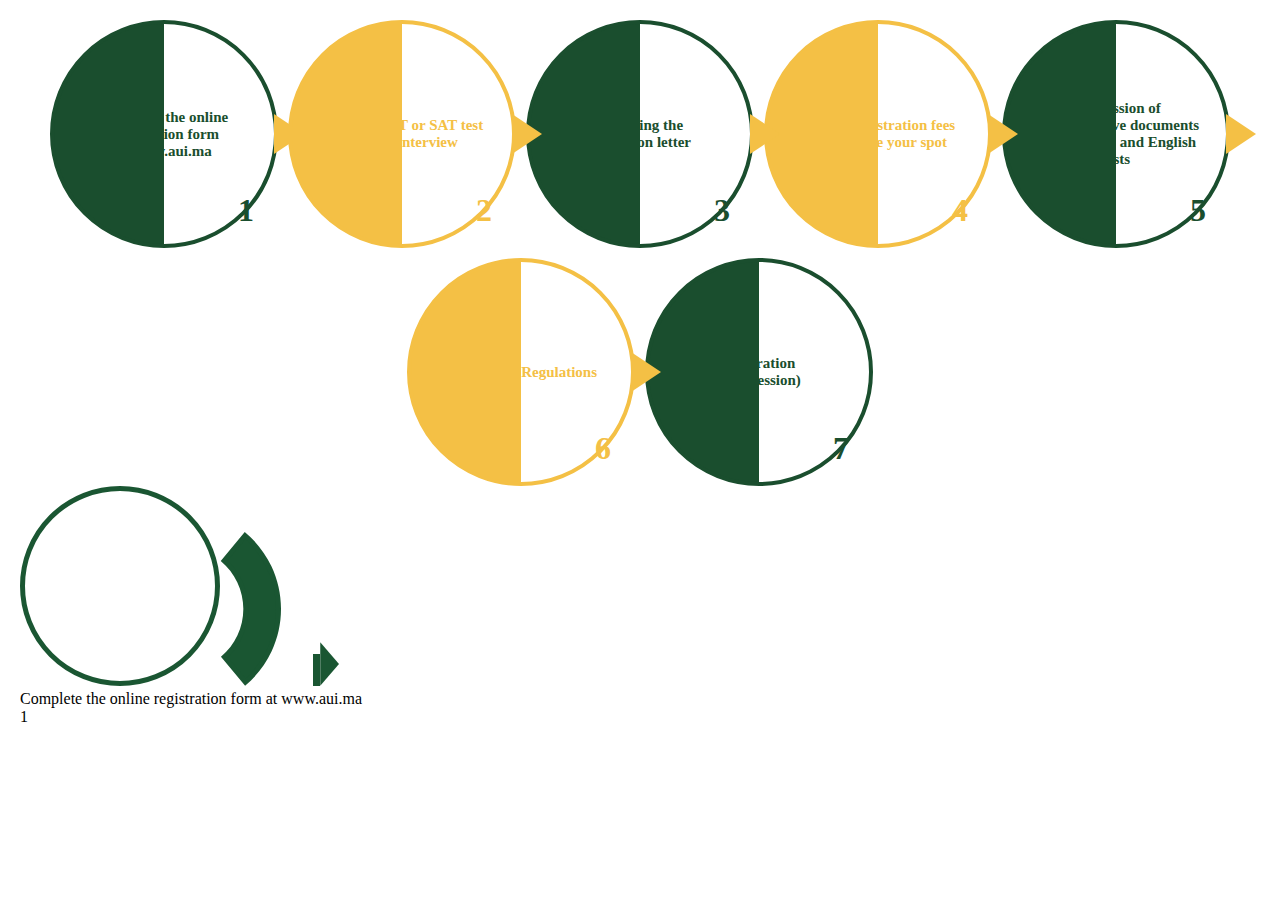
<file: integration.html>
<!DOCTYPE html>
<html lang="en">
<head>
  <meta charset="UTF-8" />
  <meta name="viewport" content="width=device-width, initial-scale=1.0" />
  <title>Admission Steps</title>
  <style>
    body {
      font-family: 'Georgia', serif;
      background-color: #fff;
      margin: 20px;
    }

    .steps-container {
      display: flex;
      flex-wrap: wrap;
      gap: 10px;
      justify-content: center;
    }

    .step {
      position: relative;
      width: 180px;
      height: 180px;
      border-radius: 50%;
      display: flex;
      align-items: center;
      justify-content: center;
      text-align: center;
      padding: 20px;
      color: white;
      font-size: 15px;
      font-weight: bold;
    }

    .step:before {
      content: "";
      position: absolute;
      right: -30px;
      top: 50%;
      transform: translateY(-50%);
      width: 0;
      height: 0;
      border-top: 20px solid transparent;
      border-bottom: 20px solid transparent;
      border-left: 30px solid #f4c045; /* arrow color */
      z-index: 1;
    }

    /* Remove arrow from last step */
    .step:last-child:before {
      display: none;
    }

    .green {
      background: linear-gradient(to right, #1a4e2e 50%, white 50%);
      color: #1a4e2e;
      border: 4px solid #1a4e2e;
    }

    .orange {
      background: linear-gradient(to right, #f4c045 50%, white 50%);
      color: #f4c045;
      border: 4px solid #f4c045;
    }

    .step-number {
      font-size: 32px;
      font-weight: bold;
      position: absolute;
      bottom: 15px;
      right: 20px;
    }

    @media screen and (max-width: 768px) {
      .steps-container {
        flex-direction: column;
        align-items: center;
      }
      .step:before {
        display: none;
      }
    }
  </style>
</head>
<body>
  <div class="steps-container">
    <div class="step green">
      Complete the online registration form<br> at www.aui.ma
      <div class="step-number">1</div>
    </div>
    <div class="step orange">
      Pass the GAT or SAT test<br> and the interview
      <div class="step-number">2</div>
    </div>
    <div class="step green">
      Receiving the<br> admission letter
      <div class="step-number">3</div>
    </div>
    <div class="step orange">
      Pay the registration fees<br> and reserve your spot
      <div class="step-number">4</div>
    </div>
    <div class="step green">
      Submission of administrative documents<br> (Bac results) and English tests
      <div class="step-number">5</div>
    </div>
    <div class="step orange">
      Tuition Fee Regulations
      <div class="step-number">6</div>
    </div>
    <div class="step green">
      Integration<br> (new session)
      <div class="step-number">7</div>
    </div>
  </div>
  <div class="container--0-">
    <svg
      width="200"
      height="200"
      viewBox="0 0 200 200"
      fill="none"
      xmlns="http://www.w3.org/2000/svg"
    >
      <circle
        cx="100"
        cy="100"
        r="97.5"
        stroke="#1A5632"
        stroke-width="5"
      ></circle></svg
    ><svg
      width="61"
      height="155"
      viewBox="0 0 61 155"
      fill="none"
      xmlns="http://www.w3.org/2000/svg"
    >
      <mask id="path-1-inside-1_16_3" fill="white">
        <path
          d="M24.7504 0.955259C36.06 10.3134 45.1707 22.0466 51.4355 35.3219C57.7003 48.5972 60.9657 63.0889 60.9997 77.7682C61.0338 92.4474 57.8356 106.954 51.6324 120.258C45.4292 133.563 36.373 145.338 25.1069 154.748L0.952759 125.831C7.97403 119.966 13.618 112.628 17.484 104.336C21.35 96.0448 23.3431 87.0039 23.3219 77.8555C23.3007 68.7071 21.2656 59.6755 17.3613 51.4021C13.4569 43.1287 7.77893 35.8163 0.730545 29.9841L24.7504 0.955259Z"
        ></path>
      </mask>
      <path
        d="M24.7504 0.955259C36.06 10.3134 45.1707 22.0466 51.4355 35.3219C57.7003 48.5972 60.9657 63.0889 60.9997 77.7682C61.0338 92.4474 57.8356 106.954 51.6324 120.258C45.4292 133.563 36.373 145.338 25.1069 154.748L0.952759 125.831C7.97403 119.966 13.618 112.628 17.484 104.336C21.35 96.0448 23.3431 87.0039 23.3219 77.8555C23.3007 68.7071 21.2656 59.6755 17.3613 51.4021C13.4569 43.1287 7.77893 35.8163 0.730545 29.9841L24.7504 0.955259Z"
        fill="#1A5632"
        stroke="#1A5632"
        stroke-width="10"
        mask="url(#path-1-inside-1_16_3)"
      ></path></svg
    ><svg
      width="32"
      height="146"
      viewBox="0 0 32 146"
      fill="none"
      xmlns="http://www.w3.org/2000/svg"
    >
      <rect width="32" height="146" fill="white"></rect></svg
    ><svg
      width="7"
      height="32"
      viewBox="0 0 7 32"
      fill="none"
      xmlns="http://www.w3.org/2000/svg"
    >
      <rect width="7" height="32" fill="#1A5632"></rect></svg
    ><svg
      width="19"
      height="44"
      viewBox="0 0 19 44"
      fill="none"
      xmlns="http://www.w3.org/2000/svg"
    >
      <path d="M19 22L0.25 43.6506L0.25 0.349365L19 22Z" fill="#1A5632"></path>
    </svg>
    <div class="text-0-1-5">
      Complete the online registration form at www.aui.ma
    </div>
    <div class="text-0-1-6">1</div>
  </div>
</body>
</html>
</file>
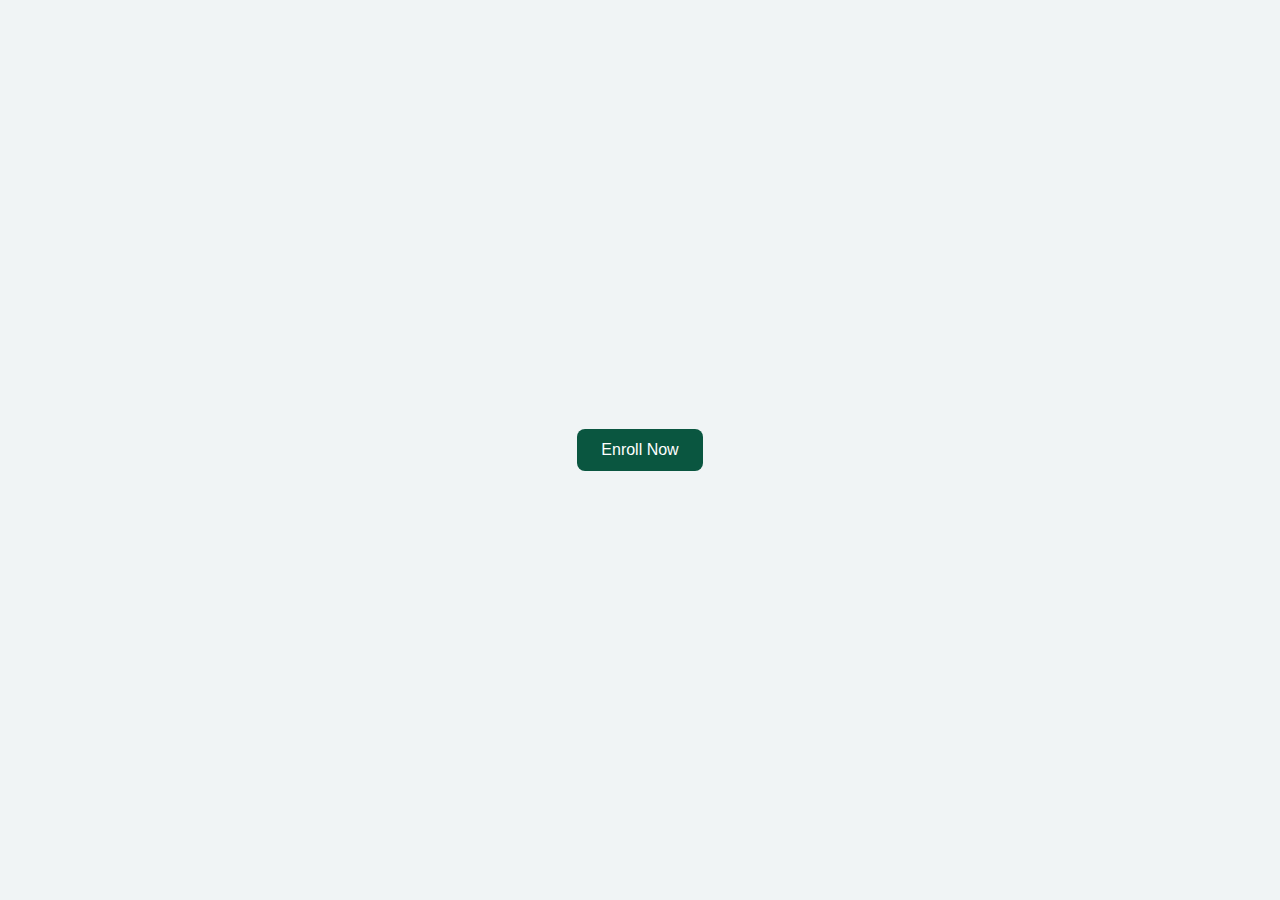
<file: test.html>
<!DOCTYPE html>
<html lang="en">
<head>
  <meta charset="UTF-8">
  <meta name="viewport" content="width=device-width, initial-scale=1">
  <title>University Enrollment Popup</title>
  <style>
    :root {
      --primary-color: #0A5640;
      --secondary-color: #0A5640;
      --sse-color: #61366E;
      --sba-color: #79242F;
      --ssah-color: #201747;
      --graduate-color: #F5B335;
    }

    body {
      font-family: 'Segoe UI', sans-serif;
      background: #f0f4f5;
      margin: 0;
      padding: 0;
      display: flex;
      align-items: center;
      justify-content: center;
      height: 100vh;
    }

    button.enroll-btn {
      background-color: var(--primary-color);
      color: white;
      padding: 0.75rem 1.5rem;
      font-size: 1rem;
      border: none;
      border-radius: 8px;
      cursor: pointer;
      transition: background-color 0.3s ease;
    }

    button.enroll-btn:hover {
      background-color: #084b36;
    }

    .popup-overlay {
      position: fixed;
      top: 0;
      left: 0;
      width: 100%;
      height: 100%;
      background-color: rgba(10, 86, 64, 0.3);
      display: none;
      align-items: center;
      justify-content: center;
      z-index: 1000;
    }

    .popup-form {
      background-color: white;
      border-radius: 12px;
      padding: 2rem;
      width: 90%;
      max-width: 500px;
      box-shadow: 0 10px 40px rgba(0, 0, 0, 0.2);
      position: relative;
      animation: fadeIn 0.3s ease-in-out;
    }

    .popup-form h2 {
      margin-top: 0;
      color: var(--primary-color);
      font-size: 1.5rem;
    }

    .popup-form label {
      display: block;
      margin-top: 1rem;
      font-weight: 500;
    }

    .popup-form input,
    .popup-form select,
    .popup-form textarea {
      width: 100%;
      padding: 0.6rem;
      margin-top: 0.5rem;
      border: 1px solid #ccc;
      border-radius: 6px;
      font-size: 1rem;
    }

    .popup-form button.submit-btn {
      margin-top: 1.5rem;
      background-color: var(--primary-color);
      color: white;
      border: none;
      padding: 0.75rem;
      width: 100%;
      font-size: 1rem;
      border-radius: 6px;
      cursor: pointer;
    }

    .popup-form button.submit-btn:hover {
      background-color: #084b36;
    }

    .popup-form .close-btn {
      position: absolute;
      top: 10px;
      right: 15px;
      background: transparent;
      border: none;
      font-size: 1.5rem;
      color: #333;
      cursor: pointer;
    }

    @keyframes fadeIn {
      from { transform: scale(0.9); opacity: 0; }
      to { transform: scale(1); opacity: 1; }
    }
  </style>
</head>
<body>

  <button class="enroll-btn" onclick="openForm()">Enroll Now</button>

  <div class="popup-overlay" id="popup">
    <div class="popup-form">
      <button class="close-btn" onclick="closeForm()">×</button>
      <h2>University Enrollment</h2>
      <form>
        <label for="name">Full Name</label>
        <input type="text" id="name" placeholder="Your full name" required>

        <label for="email">Email</label>
        <input type="email" id="email" placeholder="you@example.com" required>

        <label for="school">Select School</label>
        <select id="school" required>
          <option value="">Choose one</option>
          <option value="sse" style="color: var(--sse-color);">School of Science and Engineering</option>
          <option value="sba" style="color: var(--sba-color);">School of Business Administration</option>
          <option value="ssah" style="color: var(--ssah-color);">School of Social Sciences and Humanities</option>
          <option value="graduate" style="color: var(--graduate-color);">Graduate Programs</option>
        </select>

        <label for="message">Message (Optional)</label>
        <textarea id="message" rows="3" placeholder="Any questions or details..."></textarea>

        <button type="submit" class="submit-btn">Submit Application</button>
      </form>
    </div>
  </div>

  <script>
    function openForm() {
      document.getElementById('popup').style.display = 'flex';
    }

    function closeForm() {
      document.getElementById('popup').style.display = 'none';
    }

    // Optional: Close form on ESC key
    document.addEventListener('keydown', function (e) {
      if (e.key === 'Escape') {
        closeForm();
      }
    });
  </script>
</body>
</html>
</file>
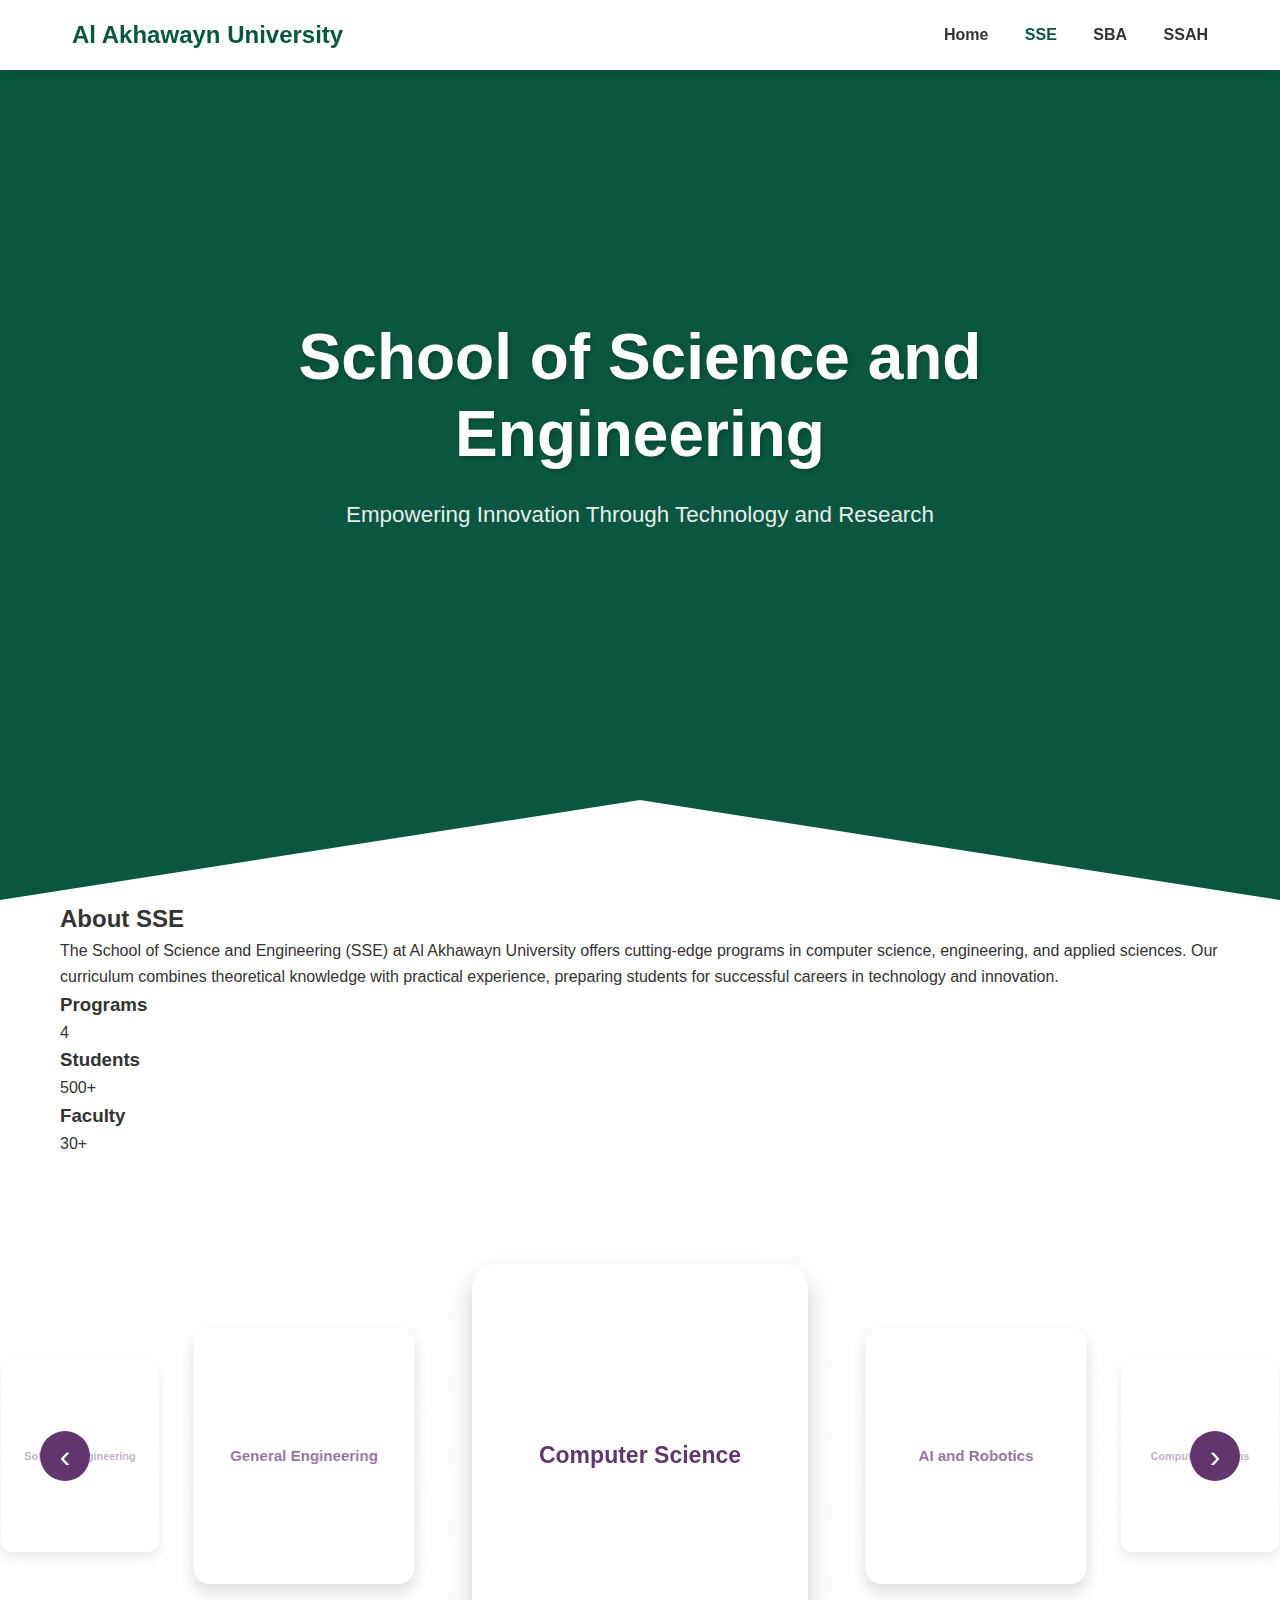
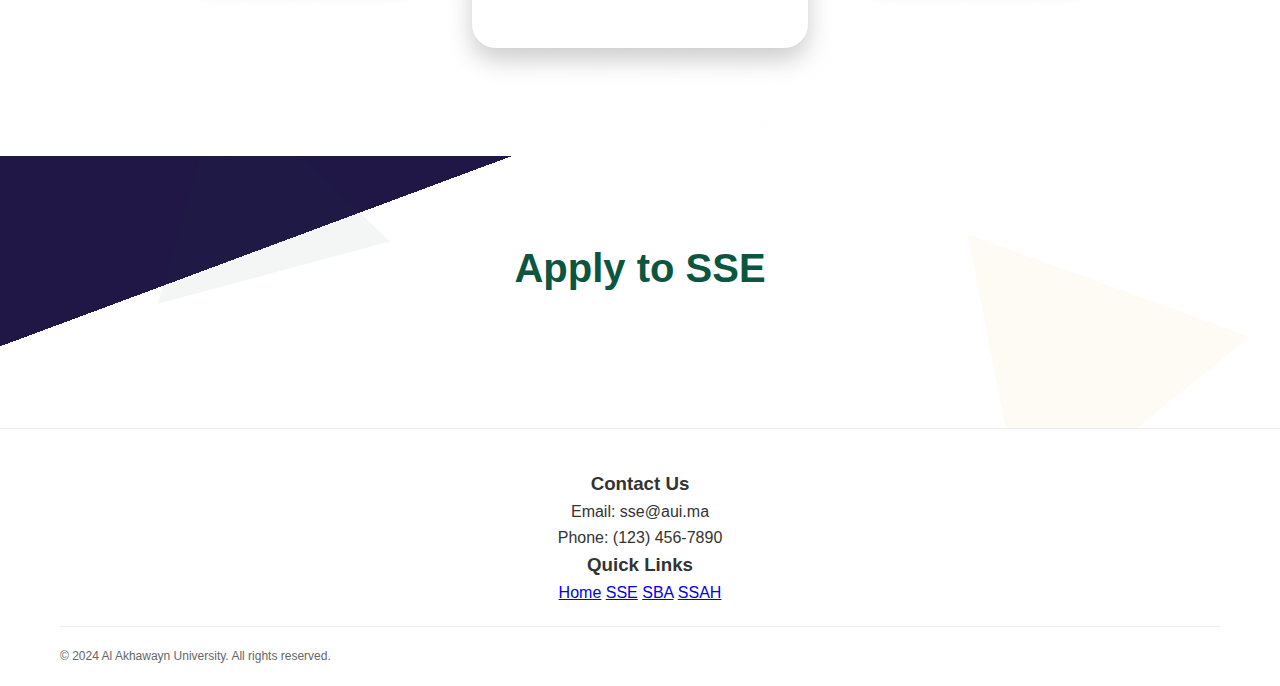
<file: schools/school1.html>
<!DOCTYPE html>
<html lang="en">
<head>
    <meta charset="UTF-8">
    <meta name="viewport" content="width=device-width, initial-scale=1.0">
    <title>SSE - Al Akhawayn University</title>
    <link rel="stylesheet" href="../css/styles.css">
    <link rel="stylesheet" href="https://cdnjs.cloudflare.com/ajax/libs/font-awesome/6.0.0/css/all.min.css">
    <link href="https://fonts.cdnfonts.com/css/gotham" rel="stylesheet">
</head>
<body>
    <!-- Navigation -->
    <nav class="navbar">
        <div class="nav-container">
            <div class="logo">
                <a href="../index.html">Al Akhawayn University</a>
            </div>
            <div class="nav-links">
                <a href="../index.html">Home</a>
                <a href="sse.html" class="active">SSE</a>
                <a href="sba.html">SBA</a>
                <a href="ssah.html">SSAH</a>
            </div>
            <div class="nav-toggle">
                <i class="fas fa-bars"></i>
            </div>
        </div>
    </nav>

    <!-- School Hero Section -->
    <section class="hero school-hero">
        <div class="hero-content">
            <h1>School of Science and Engineering</h1>
            <p>Empowering Innovation Through Technology and Research</p>
        </div>
        <div class="hero-triangle"></div>
    </section>

    <!-- School Overview -->
    <section class="school-overview">
        <div class="container">
            <h2>About SSE</h2>
            <div class="overview-content">
                <div class="overview-text">
                    <p>The School of Science and Engineering (SSE) at Al Akhawayn University offers cutting-edge programs in computer science, engineering, and applied sciences. Our curriculum combines theoretical knowledge with practical experience, preparing students for successful careers in technology and innovation.</p>
                </div>
                <div class="overview-stats">
                    <div class="stat-item">
                        <h3>Programs</h3>
                        <p>4</p>
                    </div>
                    <div class="stat-item">
                        <h3>Students</h3>
                        <p>500+</p>
                    </div>
                    <div class="stat-item">
                        <h3>Faculty</h3>
                        <p>30+</p>
                    </div>
                </div>
            </div>
        </div>
    </section>

    <!-- Programs Section -->
    <section class="programs-showcase">
        <div class="carousel-container">
            <div class="carousel-track">
                <!-- Main centered item -->
                <div class="program-card main">
                    <!-- <img src="../assets/icons/computer-science.png" alt="Computer Science"> -->
                    <h3>Computer Science</h3>
                </div>
                
                <!-- Side items -->
                <div class="program-card left-far">
                    <!-- <img src="../assets/icons/software-engineering.png" alt="Software Engineering"> -->
                    <h3>Software Engineering</h3>
                </div>
                <div class="program-card left">
                    <!-- <img src="../assets/icons/computer-engineering.png" alt="Computer Engineering"> -->
                    <h3>General Engineering</h3>
                </div>
                <div class="program-card right">
                    <!-- <img src="../assets/icons/ai-robotics.png" alt="AI and Robotics"> -->
                    <h3>AI and Robotics</h3>
                </div>
                <div class="program-card right-far">
                    <!-- <img src="../assets/icons/computer-systems.png" alt="Computer Systems"> -->
                    <h3>Computer Systems</h3>
                </div>
            </div>
            
            <button class="carousel-nav-btn prev">
                <span class="arrow">&#8249;</span>
            </button>
            <button class="carousel-nav-btn next">
                <span class="arrow">&#8250;</span>
            </button>
        </div>
    </section>

    <!-- Sign Up Section -->
    <section id="signup" class="signup">
        <div class="container">
            <h2>Apply to SSE</h2>
            <div>
                <script charset="utf-8" type="text/javascript" src="//js-eu1.hsforms.net/forms/embed/v2.js"></script>
                <script>
                    hbspt.forms.create({
                        portalId: "25719561",
                        formId: "1b091b4a-7646-440a-ad1e-16bf94f07054"
                    });
                </script>
            </div>
        </div>
    </section>

    <!-- Footer -->
    <footer class="footer">
        <div class="container">
            <div class="footer-content">
                <div class="footer-section">
                    <h3>Contact Us</h3>
                    <p>Email: sse@aui.ma</p>
                    <p>Phone: (123) 456-7890</p>
                </div>
                <div class="footer-section">
                    <h3>Quick Links</h3>
                    <a href="../index.html">Home</a>
                    <a href="sse.html">SSE</a>
                    <a href="sba.html">SBA</a>
                    <a href="ssah.html">SSAH</a>
                </div>
            </div>
            <div class="footer-bottom">
                <p>&copy; 2024 Al Akhawayn University. All rights reserved.</p>
            </div>
        </div>
    </footer>

    <script src="../js/main.js"></script>
</body>
</html>
</file>
<file: css/styles.css>
/* Font Imports */
@import url('https://fonts.cdnfonts.com/css/gotham');

/* Reset and Base Styles */
:root {
    /* Primary Colors */
    --primary-color: #0A5640;  /* AUI Green */
    --secondary-color: #0A5640;  /* AUI Green */
    
    /* School-Specific Colors */
    --sse-color: #61366E;  /* Bossanova - SSE */
    --sba-color: #79242F;  /* Crown of Thorns - SBA */
    --ssah-color: #201747;  /* Valhalla - SSAH */
    --graduate-color: #F5B335;  /* Saffron - Graduate Programs */
    
    /* Neutral Colors */
    --text-color: #333333;  /* Dark text */
    --light-bg: #F7FAFC;
    --white: #FFFFFF;
    --gray-100: #F7FAFC;
    --gray-200: #EDF2F7;
    --gray-300: #E2E8F0;
    --gray-400: #CBD5E0;
    --gray-500: #A0AEC0;
    --gray-600: #718096;
    --gray-700: #4A5568;
    --gray-800: #2D3748;
    --gray-900: #1A202C;
}

/* Custom Cursor Styles */
.cursor {
    width: 12px;
    height: 12px;
    background: transparent;
    border: 1px solid rgba(255, 255, 255, 0.8);
    border-radius: 50%;
    position: fixed;
    pointer-events: none;
    z-index: 9999;
    transition: all 0.04s cubic-bezier(0.4, 0, 0.2, 1);
    mix-blend-mode: difference;
}

.cursor-follower {
    width: 40px;
    height: 40px;
    background: rgba(33, 150, 243, 0.1);
    border: 1px solid var(--primary-color);
    border-radius: 50%;
    position: fixed;
    pointer-events: none;
    z-index: 9998;
    transition: transform 0.3s ease;
    mix-blend-mode: difference;
}

.cursor.hover {
    transform: scale(1.5);
    border-color: rgba(255, 255, 255, 1);
    box-shadow: 0 0 15px rgba(255, 255, 255, 0.5);
}

.cursor-follower.hover {
    transform: scale(1.2);
}

.cursor.click {
    transform: scale(0.8);
}

/* Hide cursor on mobile devices */
@media (max-width: 768px) {
    .cursor {
        display: none;
    }
}

* {
    margin: 0;
    padding: 0;
    box-sizing: border-box;
}

body {
    font-family: 'Gotham', sans-serif;
    line-height: 1.6;
    color: var(--text-color);
}

h1, h2, h3, h4, h5, h6 {
    font-family: 'Gotham', sans-serif;
    font-weight: 700;
}

.container {
    max-width: 1200px;
    margin: 0 auto;
    padding: 0 20px;
    width: 100%;
    box-sizing: border-box;
}

/* Navigation */
.navbar {
    position: fixed;
    top: 0;
    width: 100%;
    background: var(--white);
    box-shadow: 0 2px 10px rgba(0, 0, 0, 0.1);
    z-index: 1000;
}

.nav-container {
    display: flex;
    justify-content: space-between;
    align-items: center;
    padding: 1rem 2rem;
    max-width: 1200px;
    margin: 0 auto;
}

.logo a {
    font-size: 1.5rem;
    font-weight: bold;
    color: var(--primary-color);
    text-decoration: none;
    font-family: 'Gotham', sans-serif;
}
@media (min-width: 1345px) {
.logo {
    margin-left:-6.5dvw;
}
}
.nav-links a {
    color: var(--text-color);
    text-decoration: none;
    margin-left: 2rem;
    transition: color 0.3s ease;
    font-weight: 600;
}

.nav-links a:hover,
.nav-links a.active {
    color: var(--primary-color);
}

.nav-toggle {
    display: none;
    font-size: 1.5rem;
    cursor: pointer;
}

/* Hero Section */
.hero {
    position: relative;
    overflow: hidden;
    height: 100vh;
    display: flex;
    align-items: center;
    justify-content: center;
    color: white;
    text-align: center;
}

.hero-video {
    position: absolute;
    top: 0;
    left: 0;
    width: 100%;
    height: 100%;
    object-fit: cover;
    z-index: -1;
    clip-path: polygon(0 0, 100% 0, 100% 85%, 50% 100%, 0 85%);
}

.hero-content {
    position: relative;
    z-index: 1;
}

.hero {
    height: 100vh;
    display: flex;
    align-items: center;
    position: relative;
    background: linear-gradient(135deg, var(--primary-color) 0%, var(--secondary-color) 100%);
    color: var(--white);
    overflow: hidden;
}

.hero::before {
    content: '';
    position: absolute;
    top: 0;
    left: 0;
    right: 0;
    bottom: 0;
    background: url('data:image/svg+xml,<svg width="20" height="20" viewBox="0 0 20 20" xmlns="http://www.w3.org/2000/svg"><rect width="1" height="1" fill="rgba(255,255,255,0.05)"/></svg>');
    opacity: 0.1;
}

.hero-content {
    position: relative;
    z-index: 2;
    text-align: center;
    padding: 0 20px;
    max-width: 800px;
    margin: 0 auto;
}

.hero h1 {
    font-size: 4rem;
    margin-bottom: 1.5rem;
    font-weight: 700;
    line-height: 1.2;
    text-shadow: 2px 2px 4px rgba(0, 0, 0, 0.2);
}

.hero p {
    font-size: 1.4rem;
    margin-bottom: 3rem;
    font-weight: 300;
    opacity: 0.9;
}

.hero-stats {
    display: flex;
    justify-content: center;
    gap: 4rem;
    margin-top: 2rem;
}

.hero-stats .stat-item {
    text-align: center;
}


.hero-stats .counter {
    font-size: 3.5rem;
    font-weight: bold;
    color: var(--white);
    margin-bottom: 0.5rem;
    text-shadow: 2px 2px 4px rgba(0, 0, 0, 0.2);
}

.hero-stats .stat-item p {
    font-size: 1.1rem;
    margin: 0;
    opacity: 0.9;
}

.hero-triangle {
    position: absolute;
    bottom: 0;
    left: 0;
    width: 100%;
    height: 0;
    border-left: 50vw solid transparent;
    border-right: 50vw solid transparent;
    border-bottom: 100px solid var(--white);
}

/* Intro Section Triangles */
.intro {
    position: relative;
    padding: 5rem 0;
    background: linear-gradient(to bottom left, var(--white) 50%, var(--graduate-color) 50%);
    clip-path: polygon(0 0, 100% 0, 100% 100%, 0 90%);
}

/* Add floating triangles container */
.intro::before {
    content: '';
    position: absolute;
    top: -100px;
    left: -50px;
    border-left: 200px solid transparent;
    border-right: 200px solid transparent;
    border-bottom: 350px solid var(--graduate-color);
    transform: rotate(-30deg);
    opacity: 0.05;
    animation: float 20s infinite ease-in-out;
}

.intro::after {
    content: '';
    position: absolute;
    bottom: -150px;
    right: -50px;
    border-left: 150px solid transparent;
    border-right: 150px solid transparent;
    border-top: 300px solid var(--primary-color);
    transform: rotate(15deg);
    opacity: 0.05;
    animation: float 25s infinite ease-in-out reverse;
}

/* Add additional floating triangles */
.intro .floating-bg-triangle {
    position: absolute;
    opacity: 0.05;
    pointer-events: none;
}

.intro .floating-bg-triangle.primary {
    top: 20%;
    left: 5%;
    border-left: 80px solid transparent;
    border-right: 80px solid transparent;
    border-bottom: 160px solid var(--sse-color);
    animation: float 18s infinite ease-in-out;
}

.intro .floating-bg-triangle.graduate {
    top: 60%;
    right: 8%;
    border-left: 100px solid transparent;
    border-right: 100px solid transparent;
    border-bottom: 180px solid var(--sba-color);
    animation: float 22s infinite ease-in-out reverse;
}

/* Ensure content stays above triangles */
.intro-content {
    position: relative;
    z-index: 2;
    width: 100%;
    padding: 0 20px;
    box-sizing: border-box;
}

.intro-content h2 {
    text-align: center;
    margin-bottom: 20px;
    font-size: 2.5rem;
    color: var(--primary-color);
}
.intro-content p {
    width: 100%;
    max-width: 90dvw;
    margin: 0 auto;
    box-sizing: border-box;
    color: var(--text-color);
    margin-bottom: 3rem;
    line-height: 1.6;
}

.intro-stats {
    display: grid;
    grid-template-columns: repeat(4, 1fr);
    gap: 2rem;
    margin-top: 3rem;
}

.intro-stats .stat-item {
    text-align: center;
    padding: 2rem;
    background: var(--light-bg);
    border-radius: 15px;
    transition: all 0.3s ease;
    position: relative;
    overflow: hidden;
    box-shadow: 0 4px 6px rgba(0, 0, 0, 0.05);
}

.intro-stats .stat-item:hover {
    transform: translateY(-5px);
    box-shadow: 0 8px 15px rgba(0, 0, 0, 0.1);
}

.intro-stats .stat-item::before {
    content: '';
    position: absolute;
    top: 0;
    left: 0;
    width: 100%;
    height: 4px;
    background: linear-gradient(90deg, var(--primary-color), var(--secondary-color));
    opacity: 0;
    transition: opacity 0.3s ease;
}

.intro-stats .stat-item:hover::before {
    opacity: 1;
}

.intro-stats .counter {
    font-size: 3rem;
    color: var(--primary-color);
    margin-bottom: 0.5rem;
    font-weight: bold;
    line-height: 1;
    display: inline-flex;
    align-items: baseline;
}

.intro-stats .counter::after {
    content: '%';
    font-size: 1.5rem;
    margin-left: 2px;
    opacity: 0.8;
}

.intro-stats .stat-item:not(:has(.percentage)) .counter::after {
    display: none;
}

.intro-stats .stat-item p {
    font-size: 1rem;
    color: var(--text-color);
    margin: 0;
    line-height: 1.4;
}

@keyframes countUp {
    from {
        transform: translateY(10px);
        opacity: 0;
    }
    to {
        transform: translateY(0);
        opacity: 1;
    }
}

.counter.animate {
    animation: countUp 0.5s ease forwards;
}

@media (max-width: 1200px) {
    .intro-stats {
        grid-template-columns: repeat(3, 1fr);
    }
}

@media (max-width: 992px) {
    .intro-stats {
        grid-template-columns: repeat(2, 1fr);
    }
}

@media (max-width: 576px) {
    .intro-stats {
        grid-template-columns: 1fr;
    }

    .intro-stats .counter {
        font-size: 2.5rem;
    }

    .intro-stats .stat-item p {
        font-size: 0.9rem;
    }
}

/* Schools Section */
.schools {
    padding: 5rem 0;
    /* background: var(--light-bg); */
    background: linear-gradient(to bottom right, var(--white) 50%, var(--primary-color) 50%);
    clip-path: polygon(0 0, 100% 0, 100% 100%, 0 100%);
    position: relative;
    overflow: hidden;
}

.schools h2 {
    text-align: center;
    margin-bottom: 3rem;
    color: var(--primary-color);
    font-size: 2.5rem;
}

.schools-grid {
    display: grid;
    grid-template-columns: repeat(auto-fit, minmax(300px, 1fr));
    gap: 2rem;
}

/* Custom download effect for school cards */
.school-card {
    background: var(--white);
    padding: 2rem;
    border-radius: 10px;
    box-shadow: 0 4px 6px rgba(0, 0, 0, 0.1);
    position: relative;
    overflow: hidden;
    transition: transform 0.3s ease;
    cursor: pointer;
    display: flex;
    flex-direction: column;
    align-items: center;
}

.school-card .content {
    display: flex;
    flex-direction: column;
    align-items: center;
    justify-content: space-between;
    gap: 10px;
    min-height: 40px;
    padding: 20px;
    border-radius: 4px;
    z-index: 1;
    background-color: var(--white);
    transition: all 0.5s cubic-bezier(0.77, 0, 0.175, 1);
    width: 100%;
}

.school-card .effect {
    position: absolute;
    bottom: 0;
    left: 0;
    right: 0;
    width: 80%;
    padding: 15px;
    display: flex;
    align-items: center;
    justify-content: center;
    z-index: 2;
    border-radius: 8px 8px 0 0;
    transition: all 0.5s cubic-bezier(0.77, 0, 0.175, 1);
    margin: 0 auto;
    transform: translateY(100%);
}

.school-card:hover .effect {
    transform: translateY(0);
}

.school-card .download-button {
    background: none;
    border: none;
    padding: 0;
    cursor: pointer;
    display: flex;
    align-items: center;
    justify-content: center;
    gap: 10px;
    color: white;
    font-size: 1.1rem;
    width: 100%;
    text-align: center;
}

.school-card[data-school="sse"] {
    position: relative;
    overflow: hidden;
    background: linear-gradient(to bottom right, var(--sse-color) 50%, var(--white) 50%);
    clip-path: polygon(0 0, 100% 0, 100% 100%, 0 100%);
}

.school-card[data-school="sse"] .content {
    position: relative;
    z-index: 2;
}

.school-card[data-school="sse"] .effect {
    position: absolute;
    bottom: 0;
    left: 0;
    right: 0;
    width: 80%;
    padding: 15px;
    display: flex;
    align-items: center;
    justify-content: center;
    z-index: 3;
    border-radius: 8px 8px 0 0;
    transition: all 0.5s cubic-bezier(0.77, 0, 0.175, 1);
    margin: 0 auto;
    transform: translateY(100%);
    background-color: var(--sse-color);
}

.school-card[data-school="sse"]:hover .effect {
    transform: translateY(0);
}

.school-card[data-school="sba"] .effect {
    background-color: var(--sba-color);
}

.school-card[data-school="ssah"] {
    position: relative;
    overflow: hidden;
    background: linear-gradient(to bottom left, var(--ssah-color) 50%, var(--white) 50%);
    clip-path: polygon(0 0, 100% 0, 100% 100%, 0 100%);
}

.school-card[data-school="ssah"] .content {
    position: relative;
    z-index: 2;
}

.school-card[data-school="ssah"] .effect {
    position: absolute;
    bottom: 0;
    left: 0;
    right: 0;
    width: 80%;
    padding: 15px;
    display: flex;
    align-items: center;
    justify-content: center;
    z-index: 3;
    border-radius: 8px 8px 0 0;
    transition: all 0.5s cubic-bezier(0.77, 0, 0.175, 1);
    margin: 0 auto;
    transform: translateY(100%);
    background-color: var(--ssah-color);
}

.school-card[data-school="ssah"]:hover .effect {
    transform: translateY(0);
}

.school-card .download-button svg {
    width: 24px;
    height: 24px;
    transition: transform 0.3s ease;
}

.school-card:hover .download-button svg {
    transform: translateY(2px);
}

.school-card h3 {
    color: var(--primary-color);
    margin-bottom: 1rem;
    font-size: 1.8rem;
    transition: color 0.3s ease;
}

.school-card h3:hover {
    color: var(--sse-color);
}

.school-card[data-school="sba"] h3:hover {
    color: var(--sba-color);
}

.school-card[data-school="ssah"] h3:hover {
    color: var(--ssah-color);
}

.learn-more {
    display: inline-block;
    margin-top: 1rem;
    color: var(--primary-color);
    text-decoration: none;
    font-weight: 600;
}

/* Sign Up Section */
.signup {
    padding: 5rem 0;
    background: var(--white);
    position: relative;
    overflow: hidden;
}

.signup h2 {
    text-align: center;
    margin-bottom: 3rem;
    color: var(--primary-color);
    font-size: 2.5rem;
}

.signup .container {
    max-width: 800px;
    margin: 0 auto;
}

/* Footer */
footer {
    background-color: #fff;
    padding: 40px 0 20px;
    border-top: 1px solid #eee;
}

.footer-content {
    max-width: 1200px;
    margin: 0 auto;
    text-align: center;
}

.footer-logo {
    max-width: 200px;
    margin: 0 auto 20px;
}

.footer-logo img {
    width: 100%;
    height: auto;
}

.footer-text {
    color: #666;
    font-size: 14px;
    line-height: 1.6;
    margin: 20px 0;
    max-width: 800px;
    margin: 20px auto;
}

.footer-contact {
    color: #666;
    font-size: 14px;
    margin: 15px 0;
}

.footer-social {
    margin: 20px 0;
}

.footer-social a {
    display: inline-block;
    margin: 0 10px;
    color: #666;
    transition: color 0.3s ease;
}

.footer-social a:hover {
    color: var(--core-green);
}

.footer-social i {
    font-size: 20px;
}

.footer-bottom {
    margin-top: 20px;
    padding-top: 20px;
    border-top: 1px solid #eee;
    color: #666;
    font-size: 12px;
}

.privacy-policy {
    color: #666;
    text-decoration: none;
}

.privacy-policy:hover {
    text-decoration: underline;
}


/* Mobile Navigation */
@media (max-width: 768px) {
    .nav-links {
        display: none;
        position: absolute;
        top: 100%;
        left: 0;
        right: 0;
        background: var(--white);
        flex-direction: column;
        padding: 1rem;
        box-shadow: 0 2px 10px rgba(0, 0, 0, 0.1);
    }

    .nav-links.active {
        display: flex;
    }

    .nav-links a {
        margin: 0.5rem 0;
        padding: 0.5rem;
        text-align: center;
    }

    .nav-toggle {
        display: block;
    }

    .hero h1 {
        font-size: 2.8rem;
    }

    .hero p {
        font-size: 1.2rem;
    }

    .hero-stats {
        flex-direction: column;
        gap: 2rem;
    }

    .hero-stats .counter {
        font-size: 2.8rem;
    }

    .schools-grid {
        grid-template-columns: 1fr;
    }

    .overview-content {
        grid-template-columns: 1fr;
    }

    .overview-stats {
        grid-template-columns: 1fr;
    }

    .programs-grid {
        grid-template-columns: 1fr;
    }

    .intro-stats {
        grid-template-columns: 1fr;
    }
}
/* From Uiverse.io by neerajbaniwal */ 
.btn-shine {
    position: absolute;
    top: 50%;
    left: 50%;
    transform: translate(-50%, -50%);
    padding: 12px 48px;
    color: #fff;
    background: linear-gradient(to right, #bfbfbf 0, #fff 10%, #a6a6a6 20%);
    background-position: 0;
    -webkit-background-clip: text;
    background-clip: text;
    -webkit-text-fill-color: transparent;
    animation: shine 3s infinite linear;
    animation-fill-mode: forwards;
    width: 100%;
    max-width: 90%;
    /* white-space: nowrap; */
  }
  @-moz-keyframes shine {
    0% {
      background-position: 0;
    }
    60% {
      background-position: 1800px;
    }
    100% {
      background-position: 1800px;
    }
  }
  @-webkit-keyframes shine {
    0% {
      background-position: 0;
    }
    60% {
      background-position: 1800px;
    }
    100% {
      background-position: 1800px;
    }
  }
  @-o-keyframes shine {
    0% {
      background-position: 0;
    }
    60% {
      background-position: 1800px;
    }
    100% {
      background-position: 1800px;
    }
  }
  @keyframes shine {
    0% {
      background-position: 0;
    }
    60% {
      background-position: 1800px;
    }
    100% {
      background-position: 1800px;
    }
  }
  
@media (max-width: 480px) {
    .hero h1 {
        font-size: 2.2rem;
    }

    .hero p {
        font-size: 1.1rem;
    }

    .hero-stats .counter {
        font-size: 2.2rem;
    }

    .schools-grid {
        grid-template-columns: 1fr;
    }

    .overview-content {
        grid-template-columns: 1fr;
    }

    .overview-stats {
        grid-template-columns: 1fr;
    }

    .programs-grid {
        grid-template-columns: 1fr;
    }

    .intro-content p {
        font-size: 1.1rem;
    }

    .intro-stats .counter {
        font-size: 2rem;
    }
}

/* Animations */
@keyframes fadeIn {
    from {
        opacity: 0;
        transform: translateY(20px);
    }
    to {
        opacity: 1;
        transform: translateY(0);
    }
}

.fade-in {
    animation: fadeIn 0.6s ease forwards;
}

/* Animated Counter Styles */
.counter-wrapper {
    opacity: 0;
    transform: translateY(20px);
    transition: opacity 0.6s ease-out, transform 0.6s ease-out;
}

.counter-wrapper.visible {
    opacity: 1;
    transform: translateY(0);
}

.counter {
    font-size: 2.5rem;
    font-weight: bold;
    color: var(--primary-color);
    margin-bottom: 0.5rem;
}

/* Image Carousel Styles */
.image-carousel {
    padding: 4rem 0;
    background-color: var(--light-bg);
    position: relative;
    overflow: hidden;
}

.carousel-container {
    position: relative;
    overflow: hidden;
    min-width: 90%;
}

.floating-triangles {
    position: absolute;
    top: 0;
    left: 0;
    width: 100%;
    height: 100%;
    pointer-events: none;
    z-index: 1;
}

.floating-triangle {
    position: absolute;
    width: 0;
    height: 0;
    border-left: 20px solid transparent;
    border-right: 20px solid transparent;
    border-bottom: 35px solid var(--graduate-color);
    animation: float 15s infinite ease-in-out, fade 8s infinite ease-in-out;
}

.floating-triangle:nth-child(1) {
    top: 10%;
    left: 10%;
    animation-delay: 0s, 0s;
    transform: rotate(45deg);
}

.floating-triangle:nth-child(2) {
    top: 30%;
    right: 15%;
    animation-delay: -3s, -2s;
    transform: rotate(120deg);
    border-bottom-color: var(--graduate-color);
}

.floating-triangle:nth-child(3) {
    bottom: 20%;
    left: 20%;
    animation-delay: -6s, -4s;
    transform: rotate(240deg);
    border-bottom-color: var(--graduate-color);
}

.floating-triangle:nth-child(4) {
    top: 50%;
    right: 25%;
    animation-delay: -9s, -6s;
    transform: rotate(180deg);
    border-bottom-color: var(--graduate-color);
}

.floating-triangle:nth-child(5) {
    bottom: 10%;
    right: 10%;
    animation-delay: -12s, -8s;
    transform: rotate(300deg);
    border-bottom-color: var(--graduate-color);
}

@keyframes float {
    0% {
        transform: translate(0, 0) rotate(0deg);
    }
    25% {
        transform: translate(10px, -15px) rotate(5deg);
    }
    50% {
        transform: translate(0, -25px) rotate(0deg);
    }
    75% {
        transform: translate(-10px, -15px) rotate(-5deg);
    }
    100% {
        transform: translate(0, 0) rotate(0deg);
    }
}

@keyframes floatReverse {
    0% {
        transform: translate(0, 0) rotate(0deg);
    }
    25% {
        transform: translate(-15px, -10px) rotate(-5deg);
    }
    50% {
        transform: translate(0, -20px) rotate(0deg);
    }
    75% {
        transform: translate(15px, -10px) rotate(5deg);
    }
    100% {
        transform: translate(0, 0) rotate(0deg);
    }
}

@keyframes fade {
    0% {
        opacity: 0.3;
    }
    50% {
        opacity: 1;
    }
    100% {
        opacity: 0.3;
    }
}

/* Carousel Slide Styles */
.carousel-slide {
    position: relative;
    z-index: 2;
    transition: transform 0.5s ease, clip-path 0.5s ease, box-shadow 0.5s ease;
    clip-path: polygon(50% 0%, 0% 100%, 100% 100%);
}

.carousel-slide img {
    width: 100%;
    height: auto;
    object-fit: cover;
    transition: transform 0.3s ease;
}

.carousel-slide:hover {
    transform: scale(1.1); /* Increase scale for more pop */
    clip-path: circle(50% at 50% 50%); /* Change to circular shape */
    box-shadow: 0 15px 30px rgba(0, 0, 0, 0.3), 0 0 20px rgba(245, 179, 53, 0.6); /* Enhanced shadow and glow */
}

.carousel-slide:hover img {
    transform: scale(1.05);
}

.carousel-slide::after {
    content: '';
    position: absolute;
    top: 50%;
    left: 100%;
    width: 0;
    height: 2px;
    background-color: var(--graduate-color);
    transition: width 0.5s ease;
    transform: translateY(-50%);
    z-index: 1;
}

.carousel-slide:hover::after {
    width: 100px; /* Adjust length as needed to connect circles */
}

/* Responsive Adjustments */
@media (max-width: 768px) {
    .carousel-slide {
        clip-path: polygon(50% 0%, 0% 100%, 100% 100%);
    }

    .carousel-slide:hover {
        clip-path: circle(50% at 50% 50%); /* Maintain circular shape on smaller screens */
    }
}

/* Add a subtle gradient overlay to help triangles stand out */
.carousel-container::after {
    content: '';
    position: absolute;
    top: 0;
    left: 0;
    right: 0;
    bottom: 0;
    background: linear-gradient(135deg, rgba(255,255,255,0.1) 0%, rgba(255,255,255,0) 100%);
    pointer-events: none;
    z-index: 1;
}

.carousel-slider {
    display: flex;
    transition: transform 0.5s ease;
    position: relative;
}

.carousel-slide {
    flex: 0 0 100%;
    position: relative;
    transition: transform 0.5s ease;
    /* clip-path: polygon(50% 0%, 0% 100%, 100% 100%); */
}
.regular-slide {
    clip-path: polygon(50% 0%, 0% 100%, 100% 100%);
}
.opposit-slide {
    clip-path: polygon(50% 100%, 0% 0%, 100% 0%);
}

.carousel-slide img {
    width: 100%;
    height: 500px;
    object-fit: cover;
    /* clip-path: polygon(50% 0%, 100% 50%, 50% 100%, 0% 50%); */
    transition: transform 0.3s ease;
}

.carousel-slide img:hover {
    transform: scale(1.05);
}

.carousel-btn {
    position: absolute;
    top: 50%;
    transform: translateY(-50%);
    width: 50px;
    height: 50px;
    border-radius: 50%;
    background-color: var(--primary-color);
    color: white;
    border: none;
    cursor: pointer;
    font-size: 1.5rem;
    transition: background-color 0.3s ease;
    z-index: 2;
}

.carousel-btn:hover {
    background-color: var(--secondary-color);
}

.carousel-btn.prev {
    left: 0;
}

.carousel-btn.next {
    right: 0;
}

.carousel-dots {
    display: flex;
    justify-content: center;
    gap: 1rem;
    margin-top: 2rem;
}

.carousel-dot {
    width: 12px;
    height: 12px;
    border-radius: 50%;
    background-color: var(--gray-300);
    cursor: pointer;
    transition: background-color 0.3s ease;

}

.carousel-dot.active {
    background-color: var(--primary-color);
}

@media (max-width: 768px) {
    .carousel-slide img {
        height: 400px;
    }

    .carousel-btn {
        width: 40px;
        height: 40px;
        font-size: 1.2rem;
    }
}

@media (max-width: 480px) {
    .carousel-slide img {
        height: 300px;
    }

    .carousel-btn {
        width: 35px;
        height: 35px;
        font-size: 1rem;
    }
}

/* School-Specific Program Colors */
.program-card[data-school="sse"]::before {
    background: var(--sse-color);
}

.program-card[data-school="sba"]::before {
    background: var(--sba-color);
}

.program-card[data-school="ssah"]::before {
    background: var(--ssah-color);
}

/* Program Carousel Styles */
.program-carousel {
    padding: 2rem 0;
    position: relative;
    overflow: hidden;
}

.program-carousel-container {
    position: relative;
    max-width: 1000px;
    margin: 0 auto;
    padding: 0 3rem;
}

.program-carousel-slider {
    display: flex;
    transition: transform 0.5s ease;
    position: relative;
}

.program-slide {
    flex: 0 0 100%;
    padding: 2rem;
    background: var(--white);
    border-radius: 15px;
    box-shadow: 0 4px 6px rgba(0, 0, 0, 0.1);
    margin: 1rem;
    position: relative;
    transition: transform 0.3s ease;
}

.program-slide[data-school="sse"] {
    border-top: 4px solid var(--sse-color);
}

.program-slide[data-school="sba"] {
    border-top: 4px solid var(--sba-color);
}

.program-slide[data-school="ssah"] {
    border-top: 4px solid var(--ssah-color);
}

.program-slide:hover {
    transform: translateY(-5px);
}

.program-slide h3 {
    color: var(--primary-color);
    margin-bottom: 1rem;
    font-size: 1.8rem;
}

.program-slide p {
    color: var(--text-color);
    margin-bottom: 1.5rem;
    line-height: 1.6;
}

.program-carousel-btn {
    position: absolute;
    top: 50%;
    transform: translateY(-50%);
    width: 50px;
    height: 50px;
    border-radius: 50%;
    background-color: var(--primary-color);
    color: white;
    border: none;
    cursor: pointer;
    font-size: 1.5rem;
    transition: background-color 0.3s ease;
    z-index: 2;
}

.program-carousel-btn:hover {
    background-color: var(--secondary-color);
}

.program-carousel-btn.prev {
    left: 0;
}

.program-carousel-btn.next {
    right: 0;
}

.program-carousel-dots {
    display: flex;
    justify-content: center;
    gap: 1rem;
    margin-top: 2rem;
}

.program-carousel-dot {
    width: 12px;
    height: 12px;
    border-radius: 50%;
    background-color: var(--gray-300);
    cursor: pointer;
    transition: background-color 0.3s ease;
}

.program-carousel-dot.active {
    background-color: var(--primary-color);
}

@media (max-width: 768px) {
    .program-carousel-btn {
        width: 40px;
        height: 40px;
        font-size: 1.2rem;
    }

    .program-slide {
        padding: 1.5rem;
    }

    .program-slide h3 {
        font-size: 1.5rem;
    }
}

@media (max-width: 480px) {
    .program-carousel-btn {
        width: 35px;
        height: 35px;
        font-size: 1rem;
    }

    .program-slide {
        padding: 1rem;
    }

    .program-slide h3 {
        font-size: 1.3rem;
    }
}
.vertical-ribbon {
    position: absolute;
    top: 20px; /* Adjust top position as needed */
    left: 20px; /* Adjust left position as needed */
    width: 40px; /* Width of the ribbon */
    height: 200px; /* Height of the ribbon */
    background-color: var(--graduate-color);
    z-index: 10; /* Higher z-index for visibility */
    clip-path: polygon(0 0, 100% 0, 100% 100%, 50% 85%, 0 100%);
}

.vertical-ribbon::after {
    content: '';
    position: absolute;
    bottom: 0;
    left: 0;
    width: 0;
    height: 0;
    border-left: 20px solid transparent; /* Adjusted for wider ribbon */
    border-right: 20px solid transparent; /* Adjusted for wider ribbon */
    border-top: 20px solid var(--graduate-color);
}
.program-carousel {
    position: relative;
    overflow: hidden;
    width: 100%;
    max-width: 1200px;
    margin: 0 auto;
}

.carousel-track {
    display: flex;
    transition: transform 0.5s ease;
}

.program-card {
    position: absolute;
    width: 280px;
    height: 320px;
    background: white;
    border-radius: 20px;
    padding: 20px;
    display: flex;
    flex-direction: column;
    align-items: center;
    justify-content: center;
    transition: all 0.5s cubic-bezier(0.4, 0, 0.2, 1);
    box-shadow: 0 10px 20px rgba(0,0,0,0.2);
}

.program-card.main {
    transform: translateX(0) scale(1.2);
    opacity: 1;
    z-index: 5;
}

.program-card.left {
    transform: translateX(-120%) scale(0.8) rotateY(10deg);
    opacity: 0.7;
    z-index: 3;
}

.program-card.left-far {
    transform: translateX(-200%) scale(0.6) rotateY(20deg);
    opacity: 0.4;
    z-index: 2;
}

.program-card.right {
    transform: translateX(120%) scale(0.8) rotateY(-10deg);
    opacity: 0.7;
    z-index: 3;
}

.program-card.right-far {
    transform: translateX(200%) scale(0.6) rotateY(-20deg);
    opacity: 0.4;
    z-index: 2;
}

.program-card img {
    width: 120px;
    height: 120px;
    object-fit: contain;
    margin-bottom: 20px;
}

.program-card h3 {
    color: var(--sse-color);
    font-size: 1.2em;
    text-align: center;
    margin: 0;
}

.nav-btn {
    position: absolute;
    top: 50%;
    transform: translateY(-50%);
    background: rgba(255,255,255,0.2);
    border: none;
    width: 50px;
    height: 50px;
    border-radius: 50%;
    color: white;
    font-size: 24px;
    cursor: pointer;
    transition: all 0.3s ease;
    z-index: 10;
}

.nav-btn:hover {
    background: rgba(255,255,255,0.3);
}

.nav-btn.prev {
    left: 20px;
}

.nav-btn.next {
    right: 20px;
}

/* Add this to your styles.css */
.program-wheel {
    position: relative;
    width: 100%;
    height: 700px;
    margin: 50px 0;
    background-color: var(--light-bg);
    overflow: hidden;
}

.wheel-container {
    position: relative;
    width: 100%;
    height: 100%;
    display: flex;
    justify-content: center;
    align-items: center;
    perspective: 1000px;
}

.program-item {
    position: absolute;
    width: 150px;
    height: 150px;
    border-radius: 50%;
    background: white;
    box-shadow: 0 0 15px rgba(0,0,0,0.1);
    display: flex;
    flex-direction: column;
    align-items: center;
    justify-content: center;
    transition: all 0.5s cubic-bezier(0.4, 0, 0.2, 1);
    cursor: pointer;
    padding: 15px;
}

.program-item.main {
    width: 250px;
    height: 250px;
    position: relative;
    cursor: default;
    z-index: 2;
    transition: all 0.3s ease;
}

.program-item img {
    width: 60%;
    height: 60%;
    object-fit: contain;
    margin-bottom: 10px;
    transition: all 0.3s ease;
}

.program-item h3 {
    font-size: 14px;
    text-align: center;
    margin-top: 10px;
    color: var(--sse-color);
    transition: all 0.3s ease;
}

.wheel-controls {
    position: absolute;
    width: 100%;
    display: flex;
    justify-content: space-between;
    padding: 0 50px;
}

.wheel-controls button {
    background: var(--sse-color);
    color: white;
    border: none;
    width: 40px;
    height: 40px;
    border-radius: 50%;
    cursor: pointer;
    font-size: 24px;
    transition: transform 0.3s ease;
}

.wheel-controls button:hover {
    transform: scale(1.1);
}

.programs-showcase {
    position: relative;
    width: 100%;
    height: 600px;
    background-color: var(--core-navy);
    overflow: hidden;
    perspective: 1000px;
}

.carousel-container {
    position: relative;
    width: 100%;
    height: 100%;
    display: flex;
    justify-content: center;
    align-items: center;
}

.carousel-track {
    position: relative;
    width: 100%;
    height: 100%;
    display: flex;
    justify-content: center;
    align-items: center;
}

.program-card {
    position: absolute;
    width: 280px;
    height: 320px;
    background: white;
    border-radius: 20px;
    padding: 20px;
    display: flex;
    flex-direction: column;
    align-items: center;
    justify-content: center;
    transition: all 0.5s cubic-bezier(0.4, 0, 0.2, 1);
    box-shadow: 0 10px 20px rgba(0,0,0,0.2);
}

.program-card.main {
    transform: translateX(0) scale(1.2);
    opacity: 1;
    z-index: 5;
}

.program-card.left {
    transform: translateX(-120%) scale(0.8) rotateY(10deg);
    opacity: 0.7;
    z-index: 3;
}

.program-card.left-far {
    transform: translateX(-200%) scale(0.6) rotateY(20deg);
    opacity: 0.4;
    z-index: 2;
}

.program-card.right {
    transform: translateX(120%) scale(0.8) rotateY(-10deg);
    opacity: 0.7;
    z-index: 3;
}

.program-card.right-far {
    transform: translateX(200%) scale(0.6) rotateY(-20deg);
    opacity: 0.4;
    z-index: 2;
}

.program-card img {
    width: 120px;
    height: 120px;
    object-fit: contain;
    margin-bottom: 20px;
}

.program-card h3 {
    color: var(--sse-color);
    font-size: 1.2em;
    text-align: center;
    margin: 0;
}

.nav-btn {
    position: absolute;
    top: 50%;
    transform: translateY(-50%);
    background: rgba(255,255,255,0.2);
    border: none;
    width: 50px;
    height: 50px;
    border-radius: 50%;
    color: white;
    font-size: 24px;
    cursor: pointer;
    transition: all 0.3s ease;
    z-index: 10;
}

.nav-btn:hover {
    background: rgba(255,255,255,0.3);
}

.nav-btn.prev {
    left: 20px;
}

.nav-btn.next {
    right: 20px;
}

/* Add these styles to your CSS */
.carousel-nav-btn {
    position: absolute;
    top: 50%;
    transform: translateY(-50%);
    background: var(--sse-color);
    border: none;
    width: 50px;
    height: 50px;
    border-radius: 50%;
    cursor: pointer;
    z-index: 100;
    display: flex;
    align-items: center;
    justify-content: center;
}

.carousel-nav-btn:hover {
    background: var(--primary-color);
    transform: translateY(-50%) scale(1.1);
}

.carousel-nav-btn.prev {
    left: 40px;
}

.carousel-nav-btn.next {
    right: 40px;
}

.carousel-nav-btn .arrow {
    color: white;
    font-size: 32px;
    line-height: 1;
}

.school-link {
    text-decoration: none;
    color: inherit;
    display: block;
    transition: color 0.3s ease;
}

.school-link:hover {
    text-decoration: none;
}

.school-card h3 {
    color: var(--primary-color);
    margin-bottom: 1rem;
    font-size: 1.8rem;
    transition: color 0.3s ease;
}

.school-card[data-school="sse"] .school-link:hover h3 {
    color: var(--sse-color);
}

.school-card[data-school="sba"] .school-link:hover h3 {
    color: var(--sba-color);
}

.school-card[data-school="ssah"] .school-link:hover h3 {
    color: var(--ssah-color);
}

/* Why Choose Us Section */
.why-choose-us {
    padding: 5rem 0;
    /* background: linear-gradient(135deg, var(--light-bg) 0%, #ffffff 100%); */
    
    background: linear-gradient(to bottom left, var(--white) 50%, var(--sba-color) 50%);
    clip-path: polygon(0 0, 100% 0, 100% 100%, 0 90%);
    position: relative;
    overflow: hidden;
}

.why-choose-us::before {
    content: '';
    position: absolute;
    top: 0;
    left: 0;
    right: 0;
    height: 100%;
    background: url('data:image/svg+xml,<svg width="20" height="20" viewBox="0 0 20 20" xmlns="http://www.w3.org/2000/svg"><rect width="1" height="1" fill="rgba(0,0,0,0.02)"/></svg>');
    opacity: 0.5;
    z-index: 1;
}

.section-header {
    text-align: center;
    margin-bottom: 4rem;
    position: relative;
    z-index: 2;
}

.section-header h2 {
    color: var(--primary-color);
    font-size: 2.5rem;
    margin-bottom: 1rem;
    position: relative;
    display: inline-block;
}

.section-header h2::after {
    content: '';
    position: absolute;
    bottom: -10px;
    left: 50%;
    transform: translateX(-50%);
    width: 60px;
    height: 3px;
    background: var(--primary-color);
    border-radius: 2px;
}

.section-subtitle {
    color: var(--text-color);
    font-size: 1.2rem;
    max-width: 600px;
    margin: 0 auto;
    line-height: 1.6;
}

.features-grid {
    display: grid;
    grid-template-columns: repeat(auto-fit, minmax(280px, 1fr));
    gap: 2rem;
    position: relative;
    z-index: 2;
    justify-items: center;
    width: 100%;
    padding: 0 20px;
    box-sizing: border-box;
    margin: 0 auto;
}

.feature-card {
    background: white;
    border-radius: 15px;
    padding: 2rem;
    box-shadow: 0 10px 30px rgba(0, 0, 0, 0.05);
    transition: all 0.3s ease;
    position: relative;
    overflow: hidden;
    display: flex;
    flex-direction: column;
    z-index: 10;
    width: 100%; /* Add this to ensure consistent width */
    max-width: 400px; /* Add this to maintain reasonable size */
}

.feature-card::before {
    content: '';
    position: absolute;
    top: 0;
    left: 0;
    width: 100%;
    height: 4px;
    background: var(--graduate-color);
    transform: scaleX(0);
    transform-origin: left;
    transition: transform 0.3s ease;
}

.feature-card:hover {
    transform: translateY(-5px);
    box-shadow: 0 15px 40px rgba(0, 0, 0, 0.1);
}

.feature-card:hover::before {
    transform: scaleX(1);
}

.feature-icon {
    width: 60px;
    height: 60px;
    background: var(--light-bg);
    border-radius: 50%;
    display: flex;
    align-items: center;
    justify-content: center;
    margin-bottom: 1.5rem;
    transition: all 0.3s ease;
}

.feature-icon i {
    font-size: 1.8rem;
    color: var(--primary-color);
    transition: all 0.3s ease;
}

.feature-card:hover .feature-icon {
    background: var(--graduate-color);
    transform: rotateY(360deg);
}

.feature-card:hover .feature-icon i {
    color: white;
}

.feature-content {
    flex: 1;
    width: 100%; /* Ensure content takes full width */
}

.feature-content h3 {
    color: var(--primary-color);
    font-size: 1.5rem;
    margin-bottom: 1rem;
    transition: color 0.3s ease;
}

.feature-card:hover .feature-content h3 {
    color: var(--primary-color);
}

.feature-content p {
    color: var(--text-color);
    margin-bottom: 1.5rem;
    line-height: 1.6;
}

.feature-list {
    list-style: none;
    padding: 0;
    margin: 0;
}

.feature-list li {
    color: var(--text-color);
    margin-bottom: 0.5rem;
    padding-left: 1.5rem;
    position: relative;
}

.feature-list li::before {
    content: '•';
    color: var(--graduate-color);
    position: absolute;
    left: 0;
    font-weight: bold;
}

/* Update mobile styles */
@media (max-width: 768px) {
    .features-grid {
        grid-template-columns: 1fr; /* Force single column on mobile */
        gap: 1.5rem;
        padding: 0 15px;
    }

    .feature-card {
        width: 100%;
        max-width: 100%; /* Allow cards to take full width on mobile */
        padding: 1.5rem;
        margin: 0; /* Remove any margin */
    }

    /* Remove the specific grid-column property that was causing the issue */
    .feature-card:nth-child(4) {
        grid-column: auto; /* Reset the grid-column property */
        max-width: 100%; /* Allow the card to take full width */
        margin: 0; /* Remove margin */
    }

    .feature-content {
        width: 100%; /* Ensure content takes full width */
    }

    .feature-icon {
        width: 50px;
        height: 50px;
    }

    .feature-content h3 {
        font-size: 1.3rem;
        margin-bottom: 0.8rem;
    }

    .feature-content p {
        font-size: 1rem;
        margin-bottom: 1rem;
    }

    .feature-list li {
        font-size: 0.95rem;
        margin-bottom: 0.4rem;
    }
}

/* Bottom Background for School Cards */
.school-card::after {
    content: '';
    position: absolute;
    bottom: -10px; /* Adjusted to appear lower */
    left: 0;
    right: 0;
    height: 40px;
    background-color: var(--white);
    z-index: 1;
}

.school-card[data-school="sse"]::after {
    background-color: var(--sse-color);
}

.school-card[data-school="sba"]::after {
    background-color: var(--sba-color);
}

.school-card[data-school="ssah"]::after {
    background-color: var(--ssah-color);
}

.school-card .content {
    position: relative;
    z-index: 2;
    
}
.logo-image {
    height: 10dvh; /* Adjust as needed */
    width: auto;
    align-content: center;
    display: flex;
}

/* Add these styles to center the Career Development card */
@media (min-width: 944px) {
.feature-card:nth-child(4) { /* Assuming Career Development is the 4th card */
    grid-column: 2; /* Makes the card span all columns */
}
}

  

.admission-conditions {
    padding: 2rem 2rem;
    background: linear-gradient(to bottom right, var(--white) 50%, var(--sse-color) 50%);
    background-size: 60% 100%;
    background-repeat: no-repeat;
    position: relative;
    overflow: hidden;
    background-position: right;
}

.admission-conditions .container {
    max-width: 900px;
    margin: 0 auto;
    text-align: center;
}

.admission-conditions h2 {
    text-align: center;
    margin-bottom: 2rem;
    color: #F5B335;
    font-size: 2.3rem;
    font-weight: bold;
    position: relative;
    display: inline-block;
}

.admission-conditions h2::after {
    content: '';
    position: absolute;
    bottom: -15px;
    left: 50%;
    transform: translateX(-50%);
    width: 60%;
    height: 3px;
    background: #F5B335;
    border-radius: 2px;
    transition: width 0.3s ease;
}

.admission-conditions h2:hover::after {
    width: 100%;
}

.conditions-list {
    max-width: 800px;
    margin: 0 auto;
    display: flex;
    flex-direction: column;
    /* gap: 1rem; */
}

.condition-item {
    position: relative;
    padding: 1.5rem;
    border-radius: 12px;
    transition: all 0.3s ease;
    cursor: pointer;
}

.condition-content {
    background: white;
    padding: 1.5rem;
    border-radius: 12px;
    box-shadow: 0 4px 6px rgba(0, 0, 0, 0.05);
    transition: all 0.3s ease;
    position: relative;
    overflow: hidden;
    display: flex;
    align-items: center;
    gap: 1.5rem;
}

.condition-content::before {
    content: '';
    position: absolute;
    top: 0;
    left: 0;
    width: 4px;
    height: 0;
    background: #F5B335;
    transition: height 0.3s ease;
}

.condition-item:hover .condition-content {
    transform: translateY(-5px);
    box-shadow: 0 8px 15px rgba(245, 179, 53, 0.15);
}

.condition-item:hover .condition-content::before {
    height: 100%;
}

.condition-item p {
    color: #333;
    line-height: 1.6;
    font-size: 1.1rem;
    margin-bottom: 1rem;
    transition: transform 0.3s ease;
}

.condition-item:hover p {
    transform: translateX(10px);
}

.condition-item small {
    display: block;
    color: #666;
    font-size: 0.9rem;
    font-style: italic;
    margin-top: 1rem;
    transition: opacity 0.3s ease;
}

.separator {
    width: 100%;
    height: 1px;
    background: linear-gradient(to right, transparent, #F5B335, transparent);
    margin: 2rem 0;
    opacity: 0.3;
    transition: opacity 0.3s ease;
}

.condition-item:hover .separator {
    opacity: 0.6;
}

.condition-item:last-child .separator {
    display: none;
}

/* Mobile Responsiveness */
@media (max-width: 768px) {
    .admission-conditions {
        padding: 3rem 1rem;
    }

    .admission-conditions h2 {
        font-size: 2rem;
        margin-bottom: 3rem;
    }
    
    .condition-content {
        flex-direction: column;
        /* gap: 1rem; */
        padding: 1.2rem;
    }

    .condition-icon {
        margin-bottom: 0.5rem;
    }

    .condition-item p {
        font-size: 1rem;
    }
    
    .conditions-list {
        padding: 0 0.5rem;
    }

    .separator {
        margin: 1.5rem 0;
    }
}

@media (max-width: 480px) {
    .admission-conditions h2 {
        font-size: 1.8rem;
    }

    .condition-content {
        padding: 1.25rem;
    }

    .condition-item p {
        font-size: 0.95rem;
    }
}

/* Add styles for the icon */
.condition-icon {
    flex-shrink: 0;
    transition: all 0.3s ease;
}

.condition-icon svg {
    transition: transform 0.3s ease;
}

/* Update hover effects */
.condition-item:hover .condition-icon {
    transform: scale(1.1);
}

.condition-item:hover .condition-icon svg {
    transform: rotate(5deg);
}

/* Apply Now Button Styles */
.apply-now-button {
    position: fixed;
    right: -200px; /* Start off-screen */
    top: 45%;
    transform: translateY(-50%);
    z-index: 1000;
    animation: slideIn 0.8s cubic-bezier(0.68, -0.55, 0.265, 1.55) forwards;
    animation-delay: 1s;
}

.apply-button {
    display: flex;
    align-items: center;
    gap: 12px;
    padding: 16px 24px;
    background: linear-gradient(135deg, #F5B335 0%, #ff8f00 100%);
    border-radius: 12px 0 0 12px;
    text-decoration: none;
    color: white;
    font-weight: 600;
    font-size: 1.1rem;
    transition: all 0.3s ease;
    box-shadow: 0 4px 15px rgba(245, 179, 53, 0.3);
      position: relative;
    overflow: hidden;
    }
    
.apply-button::before {
      content: '';
      position: absolute;
    top: 0;
    left: -100%;
    width: 100%;
    height: 100%;
    background: linear-gradient(90deg, transparent, rgba(255,255,255,0.2), transparent);
    transition: 0.5s;
}

.apply-button:hover::before {
    left: 100%;
}

.apply-button:hover {
    transform: translateX(-10px);
    box-shadow: 0 6px 20px rgba(245, 179, 53, 0.4);
}

.apply-text {
        position: relative;
    z-index: 1;
}

.apply-arrow {
    position: relative;
    z-index: 1;
    transition: transform 0.3s ease;
}

.apply-button:hover .apply-arrow {
    transform: translateX(5px);
}

/* Slide in animation */
@keyframes slideIn {
    0% {
        right: -200px;
        opacity: 0;
    }
    60% {
        right: 20px;
        opacity: 1;
    }
    80% {
        right: -10px;
    }
    100% {
        right: 0;
    }
}



/* Mobile responsiveness */
@media (max-width: 768px) {
    .apply-now-button {
        top: auto;
        bottom: 20px;
        transform: none;
        width: 100%;
        display: flex;
        justify-content: center;
        padding: 0 20px;
    }

    .apply-button {
        border-radius: 12px;
        width: 100%;
        max-width: 300px;
        justify-content: center;
    }
}

/* Optional: Add a pulse animation to draw attention */
@keyframes pulse {
    0% {
        transform: scale(1);
    }
    50% {
        transform: scale(1.05);
    }
    100% {
        transform: scale(1);
    }
}

/* Add this class to trigger the pulse animation occasionally */
.pulse {
    animation: pulse 2s infinite;
}

/* Add this JavaScript to trigger the pulse animation every 30 seconds */

/* Decorative Triangles */
.triangle-decoration {
    position: absolute;
    width: 0;
    height: 0;
    opacity: 0.1;
    pointer-events: none;
    z-index: 1;
}

/* Schools Section Triangles */
.schools::before {
        content: '';
        position: absolute;
    top: -100px;
    left: -50px;
    border-left: 200px solid transparent;
    border-right: 200px solid transparent;
    border-bottom: 350px solid var(--sse-color);
    transform: rotate(-30deg);
    opacity: 0.05;
}

.schools::after {
    content: '';
    position: absolute;
    bottom: -150px;
    right: -50px;
    border-left: 150px solid transparent;
    border-right: 150px solid transparent;
    border-top: 300px solid var(--sba-color);
    transform: rotate(15deg);
    opacity: 0.05;
}

/* Why Choose Us Triangles */
.why-choose-us::before {
          content: '';
          position: absolute;
    top: 50%;
    left: -100px;
    border-left: 150px solid transparent;
    border-right: 150px solid transparent;
    border-bottom: 250px solid var(--graduate-color);
    transform: rotate(-45deg);
    opacity: 0.05;
}

.why-choose-us::after {
    content: '';
    position: absolute;
    bottom: -100px;
    right: 10%;
    border-left: 100px solid transparent;
    border-right: 100px solid transparent;
    border-top: 200px solid var(--primary-color);
    transform: rotate(15deg);
    opacity: 0.05;
}

/* General Conditions Triangles */
.admission-conditions::before {
            content: '';
            position: absolute;
    top: -50px;
    right: 15%;
    border-left: 100px solid transparent;
    border-right: 100px solid transparent;
    border-bottom: 200px solid var(--ssah-color);
    transform: rotate(15deg);
    opacity: 0.05;
}

.admission-conditions::after {
    content: '';
    position: absolute;
    bottom: 10%;
    left: -50px;
    border-left: 150px solid transparent;
    border-right: 150px solid transparent;
    border-top: 250px solid var(--graduate-color);
    transform: rotate(-30deg);
    opacity: 0.05;
}

/* Apply Now Section Triangles */
.signup::before {
    content: '';
    position: absolute;
    top: -80px;
    left: 10%;
    border-left: 120px solid transparent;
    border-right: 120px solid transparent;
    border-bottom: 200px solid var(--primary-color);
    transform: rotate(-15deg);
    opacity: 0.05;
    animation: float 15s infinite ease-in-out;
}

.signup::after {
    content: '';
    position: absolute;
    bottom: -100px;
    right: 5%;
    border-left: 150px solid transparent;
    border-right: 150px solid transparent;
    border-top: 250px solid var(--graduate-color);
    transform: rotate(20deg);
    opacity: 0.05;
    animation: float 20s infinite ease-in-out reverse;
}

/* Animation for floating effect */
@keyframes float {
    0%, 100% {
        transform: rotate(-15deg) translate(0, 0);
    }
    50% {
        transform: rotate(-5deg) translate(20px, -20px);
    }
}

/* Additional floating triangles */
.floating-bg-triangle {
    position: absolute;
    opacity: 0.05;
    pointer-events: none;
}

.floating-bg-triangle.primary {
    top: 20%;
    left: 5%;
    border-left: 80px solid transparent;
    border-right: 80px solid transparent;
    border-bottom: 160px solid var(--primary-color);
    animation: float 18s infinite ease-in-out;
}

.floating-bg-triangle.graduate {
    top: 60%;
    right: 8%;
    border-left: 100px solid transparent;
    border-right: 100px solid transparent;
    border-bottom: 180px solid var(--graduate-color);
    animation: float 25s infinite ease-in-out reverse;
}

/* Responsive adjustments */
@media (max-width: 768px) {
    .triangle-decoration,
    .floating-bg-triangle {
        transform: scale(0.7);
    }
}

/* Add these base styles at the top of your CSS file */
html, body {
    max-width: 100%;
    overflow-x: hidden;
    margin: 0;
    padding: 0;
}

/* Update container styles */
.container {
    max-width: 1200px;
    margin: 0 auto;
    padding: 0 20px;
    width: 100%;
    box-sizing: border-box;
}

/* Update intro content styles */
.intro-content {
    position: relative;
    z-index: 2;
    width: 100%;
    padding: 0 20px;
    box-sizing: border-box;
}

.intro-content p {
    width: 100%;
    max-width: 90dvw;
    margin: 0 auto;
    box-sizing: border-box;
}

/* Update features grid */
.features-grid {
    width: 100%;
    padding: 0 20px;
    box-sizing: border-box;
    margin: 0 auto;
}

/* Update floating triangles positioning */
.floating-bg-triangle,
.schools::before,
.schools::after,
.why-choose-us::before,
.why-choose-us::after,
.admission-conditions::before,
.admission-conditions::after,
.signup::before,
.signup::after {
    pointer-events: none;
    overflow: hidden;
}

/* Update section styles */
.schools,
.why-choose-us,
.admission-conditions,
.signup {
    width: 100%;
    max-width: 100%;
    overflow: hidden;
    position: relative;
}

/* Update carousel container */
.carousel-container {
    width: 100%;
    max-width: 100vw;
    overflow: hidden;
}

/* Mobile adjustments */
@media (max-width: 768px) {
    .container,
    .intro-content,
    .features-grid {
        padding: 0 15px;
    }

    .floating-bg-triangle {
        display: none; /* Hide floating triangles on mobile if they cause overflow */
    }
}

/* Add these styles for the accreditation section */
.accreditation-section {
    position: relative;
    width: 100%;
    padding: 2rem 50px;
    background: white;
    overflow: hidden;
}

.accreditation-track {
    display: flex;
    justify-content: center;
    align-items: center;
    gap: 2rem;
    transition: transform 0.5s ease;
}

.accreditation-item {
    flex: 0 0 200px;
    width: 200px;
    margin: 0 1rem;
    transition: opacity 0.3s ease;
}

.accreditation-item img {
    width: 100%;
    height: auto;
    object-fit: contain;
}

/* Updated navigation button styles */
.accreditation-nav {
    position: absolute;
    top: 50%;
    transform: translateY(-50%);
    width: 40px;
    height: 40px;
    border-radius: 50%;
    background: var(--primary-color);
    border: none;
    cursor: pointer;
    display: none; /* Hidden by default, shown on mobile */
    align-items: center;
    justify-content: center;
    transition: all 0.3s ease;
    box-shadow: 0 2px 10px rgba(0, 0, 0, 0.1);
            z-index: 10;
}

.accreditation-nav:hover {
    background: var(--graduate-color);
    transform: translateY(-50%) scale(1.1);
    box-shadow: 0 4px 15px rgba(245, 179, 53, 0.3);
}

.accreditation-nav svg {
    width: 24px;
    height: 24px;
    stroke: white;
    transition: transform 0.3s ease;
}

.accreditation-nav.prev {
    left: 10px;
}

.accreditation-nav.next {
    right: 10px;
}

.accreditation-nav.prev:hover svg {
    transform: translateX(-2px);
}

.accreditation-nav.next:hover svg {
    transform: translateX(2px);
}

/* Mobile styles */
@media (max-width: 768px) {
    .accreditation-section {
        padding: 2rem 50px;
    }

    .accreditation-track {
        justify-content: flex-start;
        gap: 1rem;
    }

    .accreditation-item {
        flex: 0 0 calc(50% - 1rem);
        width: calc(50% - 1rem);
        margin: 0;
    }

    .accreditation-nav {
        display: flex;
    }
}
.signup{
    background: linear-gradient(to top left, var(--white) 50%, var(--ssah-color) 50%);
    background-size: 40% 70%;
background-repeat: no-repeat;
    /* clip-path: polygon(0 90%, 100% 0, 100% 100%, 0 0%); */
    /* color:white; */
}

.integration-steps {
    padding: 3rem 0;
    background: #fff;
    text-align: center;
}

.integration-steps h2 {
    color: #1A5632;
    font-size: 2.5rem;
    margin-bottom: 2rem;
}

.integration-image {
    max-width: 100%;
    height: auto;
            display: block;
    margin: 0 auto;
}

.enroll-btn {
    background-color: transparent;
    color: white;
    padding: 0.75rem 1.5rem;
    font-size: 1rem;
    border: none;
    border-radius: 8px;
    cursor: pointer;
    transition: background-color 0.3s ease;
  }
  
  .popup-overlay {
    position: fixed;
    top: 0;
    left: 0;
    width: 100vw;
    height: 100vh;
    background-color: rgba(10, 86, 64, 0.3);
    display: flex;
    align-items: center;
    justify-content: center;
    z-index: 1000;
    padding: 1rem;
    box-sizing: border-box;
    pointer-events: auto;
  }
  
  /* .popup-form {
    background-color: white;
    border-radius: 12px;
    padding: 2rem;
    width: 100%;
    max-width: 60%;
    height: auto;
    max-height: 95vh;
    /* overflow-y: auto; */
    /* box-shadow: 0 10px 40px rgba(0, 0, 0, 0.2);
    position: relative;
    animation: fadeIn 0.3s ease-in-out;
    box-sizing: border-box;
  } */
  .popup-form {
    background-color: rgba(29, 29, 27, 0.4);
    background-image: url('../triangles.png'); /* 🔄 Replace with your actual image path */
    background-size: cover;
    background-position: center;
    border-radius: 12px;
    padding: 3rem 2rem;
    width: 100%;
    /* max-width: 900px;  */
    height: auto;
    max-height: 95vh;
    overflow-y: auto;
    box-shadow: 0 10px 40px rgba(0, 0, 0, 0.3);
    position: relative;
    animation: fadeIn 0.3s ease-in-out;
    box-sizing: border-box;
    z-index: 1001;
  }
  
  /* Optional: To overlay a subtle white layer for better text readability */
  .popup-form::before {
    content: '';
    position: absolute;
    top: 0;
    left: 0;
    width: 100%;
    height: 110%;
    background-color: rgba(255, 255, 255, 0.8);
    border-radius: 12px;
    z-index: 0;
  }
  
  .popup-form > * {
    position: relative;
    z-index: 1;
  }
  
  
  .popup-form h2 {
    margin-top: 0;
    color: var(--primary-color);
    font-size: 1.75rem;
  }
  
  .popup-form label {
    display: block;
    margin-top: 1rem;
    font-weight: 500;
  }
  
  .popup-form input,
  .popup-form select,
  .popup-form textarea {
    width: 100%;
    padding: 0.6rem;
    margin-top: 0.5rem;
    border: 1px solid #ccc;
    border-radius: 6px;
    font-size: 1rem;
  }
  
  .popup-form button.submit-btn {
    margin-top: 1.5rem;
    background-color: var(--graduate-color);
    color: white;
    border: none;
    padding: 0.75rem;
    width: 100%;
    font-size: 1rem;
    border-radius: 6px;
    cursor: pointer;
  }
  
  .popup-form button.submit-btn:hover {
    background-color: #084b36;
  }
  
  .popup-form .close-btn {
    position: absolute;
    top: 10px;
    right: 15px;
    background: transparent;
    border: none;
    font-size: 1.5rem;
    color: #333;
    cursor: pointer;
  }
  .form-logo {
    top: 1rem;
    left: 1rem; /* Use right: 1rem; for top-right */
    width: auto; /* Adjust size as needed */
    height: 10dvh;
    z-index: 2;
  }
  
  
  @keyframes fadeIn {
    from {
      transform: scale(0.9);
      opacity: 0;
    }
    to {
      transform: scale(1);
      opacity: 1;
    }
  }
  
  /* Mobile responsiveness */
  @media (max-width: 600px) {
    .popup-form {
      border-radius: 0;
      height: 100vh;
      max-height: 100vh;
      width: 100%;
      padding: 1.5rem 1rem;
    }
    .popup-form::before {
        height: 110%;
    }
    .popup-form h2 {
      font-size: 1.5rem;
    }
  }
  @media (min-width: 600px) {
    .popup-form {
      background-position: 40px 10px;
    }
  
  }
</file>
